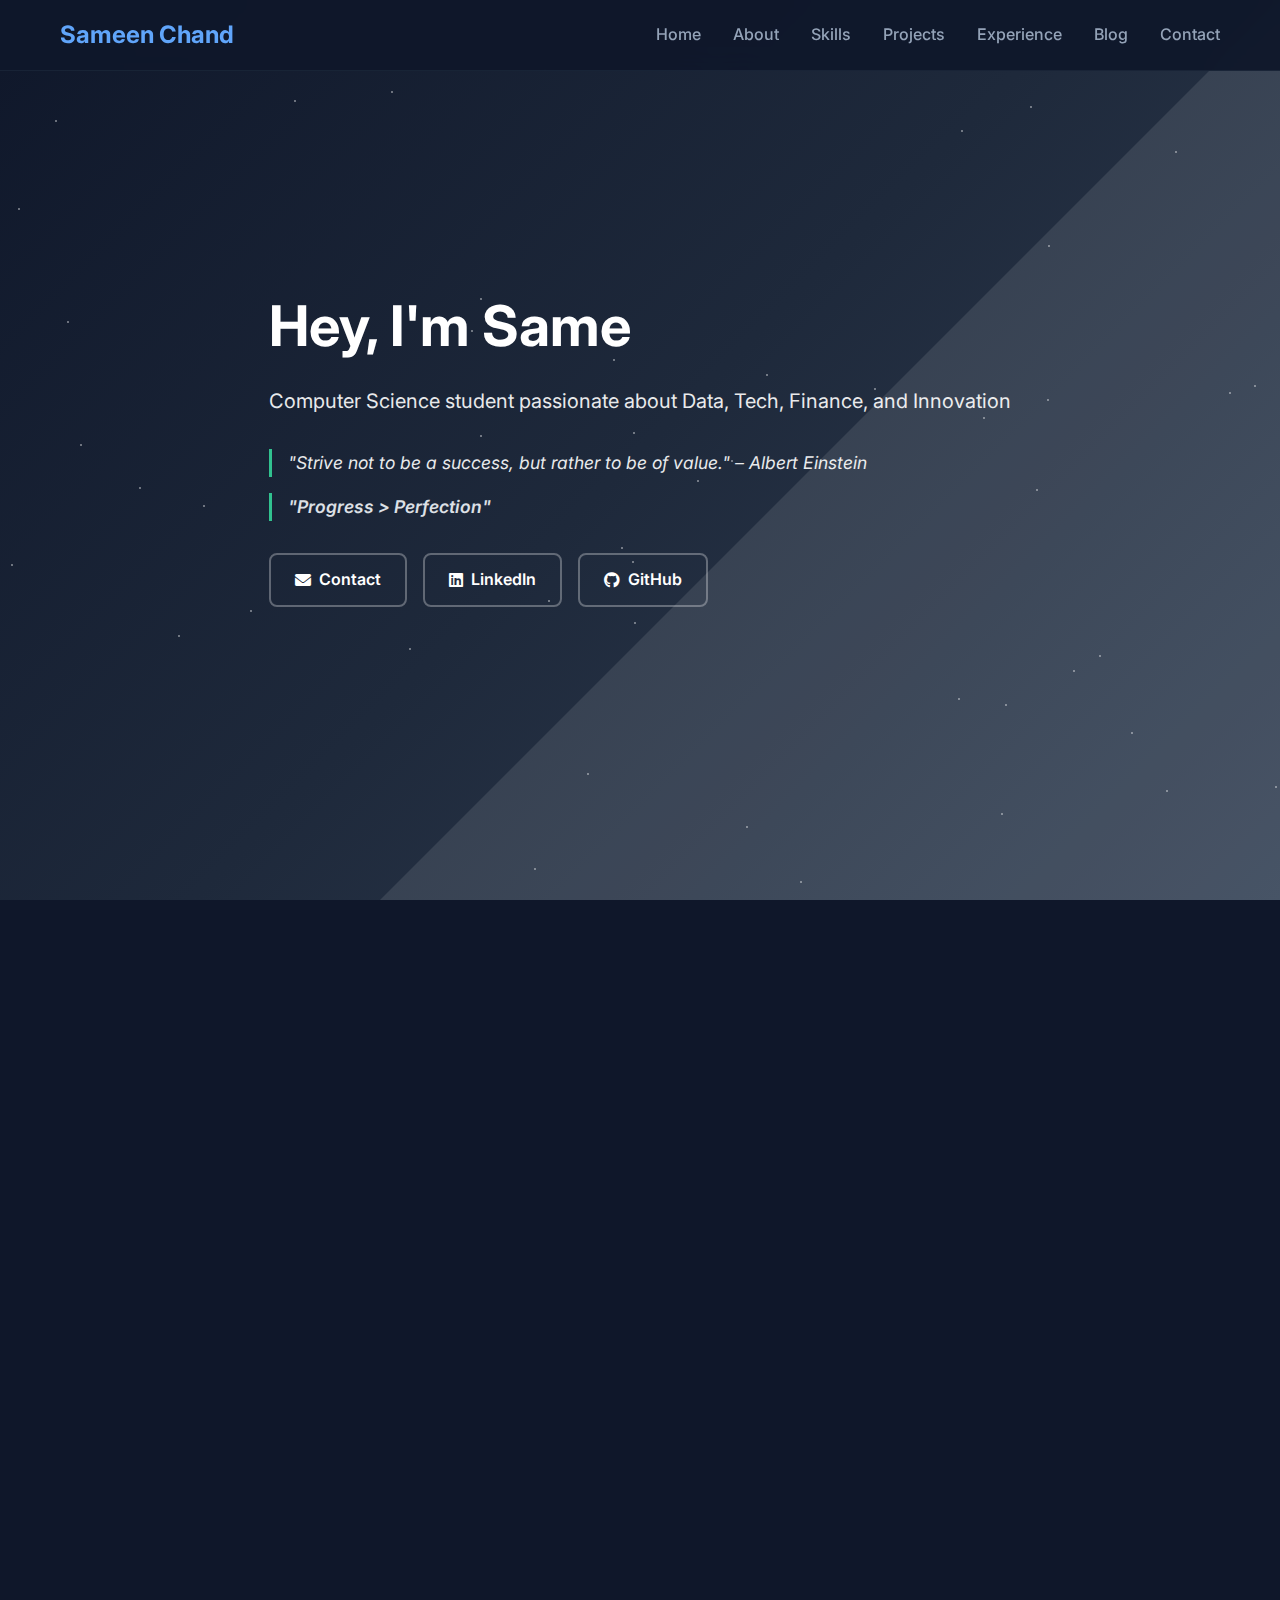
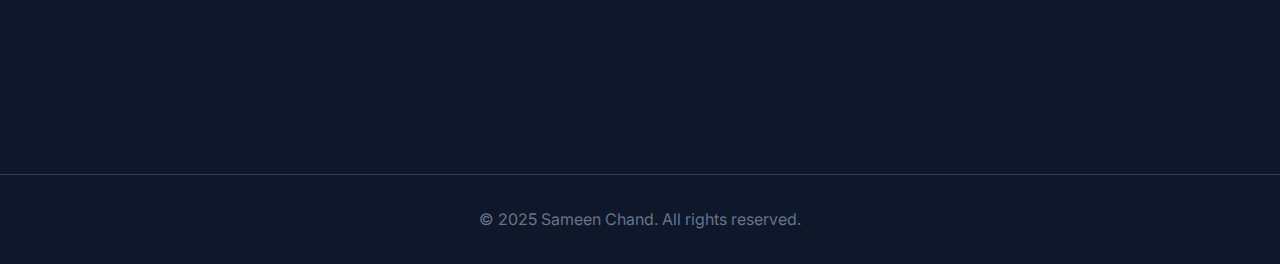
<file: index.html>
<!DOCTYPE html>
<html lang="en">
<head>
    <meta charset="UTF-8">
    <meta name="viewport" content="width=device-width, initial-scale=1.0">
    <title>Sameen Chand - Portfolio</title>
    <link rel="stylesheet" href="styles.css">
    <link href="https://cdnjs.cloudflare.com/ajax/libs/font-awesome/6.0.0/css/all.min.css" rel="stylesheet">
    <link href="https://fonts.googleapis.com/css2?family=Inter:wght@300;400;500;600;700&display=swap" rel="stylesheet">
</head>
<body>
    <!-- Navigation -->
    <nav class="navbar">
        <div class="nav-container">
            <div class="nav-logo">
                <a href="#home">Sameen Chand</a>
            </div>
            <div class="nav-menu" id="nav-menu">
                <a href="#home" class="nav-link">Home</a>
                <a href="#about" class="nav-link">About</a>
                <a href="#skills" class="nav-link">Skills</a>
                <a href="#projects" class="nav-link">Projects</a>
                <a href="#experience" class="nav-link">Experience</a>
                <a href="#blog" class="nav-link">Blog</a>
                <a href="#contact" class="nav-link">Contact</a>
            </div>
            <div class="hamburger" id="hamburger">
                <span class="bar"></span>
                <span class="bar"></span>
                <span class="bar"></span>
            </div>
        </div>
    </nav>

    <!-- Hero Section -->
    <section id="home" class="hero">
        <div class="hero-container">
            <div class="hero-content">
                <h1 class="hero-title">Hey, I'm Sameen Chand</h1>
                <p class="hero-subtitle">Computer Science student passionate about Data, Tech, Finance, and Innovation</p>
                
                <div class="quotes">
                    <blockquote class="einstein-quote">
                        "Strive not to be a success, but rather to be of value." – Albert Einstein
                    </blockquote>
                    <blockquote class="personal-quote">
                        "Progress > Perfection"
                    </blockquote>
                </div>

                <div class="hero-buttons">
                    <a href="mailto:sameen.chand@usm.edu" class="btn btn-secondary">
                        <i class="fas fa-envelope"></i> Contact
                    </a>
                    <a href="https://www.linkedin.com/in/sameenchand/" target="_blank" class="btn btn-secondary">
                        <i class="fab fa-linkedin"></i> LinkedIn
                    </a>
                    <a href="https://github.com/sameenchand" target="_blank" class="btn btn-secondary">
                        <i class="fab fa-github"></i> GitHub
                    </a>
                </div>
            </div>
        </div>
    </section>

    <!-- About Section -->
    <section id="about" class="about">
        <div class="container">
            <h2 class="section-title">About Me</h2>
            <div class="about-content">
                <div class="about-text">
                    <p>I'm a Computer Science student at the University of Southern Mississippi. I am just a regular guy who loves building stuff and innovating. I am open to opportunities and looking for Internships currently. I enjoy building systems that merge technology and innovation to solve real-world problems. I also like doing projects involving stock market especially pennystocks. :)</p>
                    
                    <div class="about-highlights">
                        <div class="highlight-item">
                            <i class="fas fa-chart-line"></i>
                            <span>Stock Market Enthusiast</span>
                        </div>
                        <div class="highlight-item">
                            <i class="fas fa-database"></i>
                            <span>Data & Analytics</span>
                        </div>
                        <div class="highlight-item">
                            <i class="fas fa-lightbulb"></i>
                            <span>Innovation Focused</span>
                        </div>
                        <div class="highlight-item">
                            <i class="fas fa-briefcase"></i>
                            <span>Open to Opportunities</span>
                        </div>
                        <div class="highlight-item">
                            <i class="fas fa-code"></i>
                            <span>Software Development</span>
                        </div>
                        <div class="highlight-item">
                            <i class="fas fa-tools"></i>
                            <span>Solving Real-World Problems</span>
                        </div>
                    </div>
                </div>
            </div>
        </div>
    </section>

    <!-- Skills Section -->
    <section id="skills" class="skills">
        <div class="container">
            <h2 class="section-title">Skills</h2>
            <div class="skills-grid">
                <div class="skill-category">
                    <h3>Programming</h3>
                    <div class="skill-items">
                        <span class="skill-item">Python</span>
                        <span class="skill-item">C++</span>
                        <span class="skill-item">JavaScript</span>
                        <span class="skill-item">SQL</span>
                    </div>
                </div>
                <div class="skill-category">
                    <h3>Data & ML</h3>
                    <div class="skill-items">
                        <span class="skill-item">pandas</span>
                        <span class="skill-item">NumPy</span>
                        <span class="skill-item">Matplotlib</span>
                        <span class="skill-item">seaborn</span>
                    </div>
                </div>
                <div class="skill-category">
                    <h3>Web & Platforms</h3>
                    <div class="skill-items">
                        <span class="skill-item">Flask</span>
                        <span class="skill-item">WordPress</span>
                    </div>
                </div>
                <div class="skill-category">
                    <h3>Cloud, Tools & Media</h3>
                    <div class="skill-items">
                        <span class="skill-item">AWS</span>
                        <span class="skill-item">Git</span>
                        <span class="skill-item">GitHub</span>
                        <span class="skill-item">Linux Fundamentals</span>
                        <span class="skill-item">Premiere Pro</span>
                        <span class="skill-item">Canva</span>
                    </div>
                </div>
            </div>
        </div>
    </section>

    <!-- Projects Section -->
    <section id="projects" class="projects">
        <div class="container">
            <h2 class="section-title">Projects</h2>
            <div class="projects-grid">
                <!-- Project 1 -->
                <div class="project-card">
                    <div class="project-header">
                        <h3>Due Diligence Platform for Retail Investors</h3>
                        <div class="project-tags">
                            <span class="tag">Full-Stack</span>
                            <span class="tag">Data Processing</span>
                        </div>
                    </div>
                    <p class="project-description">Full-stack web application enabling retail investors to conduct structured due diligence on stocks with automated financial data fetching, checklist-based tracking, and progress saving capabilities.</p>
                    <div class="project-tech">
                        <i class="fab fa-python"></i>
                        <i class="fab fa-js-square"></i>
                        <i class="fas fa-database"></i>
                        <i class="fas fa-chart-bar"></i>
                    </div>
                    <div class="project-buttons">
                        <a href="https://github.com/sameenchand" target="_blank" class="btn btn-primary">GitHub</a>
                    </div>
                </div>

                <!-- Project 2 -->
                <div class="project-card">
                    <div class="project-header">
                        <h3>Password Strength Analyzer</h3>
                        <div class="project-tags">
                            <span class="tag">Python</span>
                            <span class="tag">Flask</span>
                            <span class="tag">API</span>
                        </div>
                    </div>
                    <p class="project-description">Web application validating passwords with NIST standards, integrated Have I Been Pwned API, deployed on Render.</p>
                    <div class="project-tech">
                        <i class="fab fa-python"></i>
                        <i class="fas fa-shield-alt"></i>
                        <i class="fas fa-key"></i>
                        <i class="fas fa-cloud"></i>
                    </div>
                    <div class="project-buttons">
                        <a href="https://github.com/sameenchand/pw-strength-analyzer" target="_blank" class="btn btn-primary">GitHub</a>
                    </div>
                </div>

                <!-- Project 3 -->
                <div class="project-card">
                    <div class="project-header">
                        <h3>Stock Market Data Analyzer</h3>
                        <div class="project-tags">
                            <span class="tag">C++</span>
                            <span class="tag">OOP</span>
                            <span class="tag">AVL Tree</span>
                        </div>
                    </div>
                    <p class="project-description">CLI tool managing historical stock data with AVL Trees for O(log n) efficiency, full CRUD operations, and optimized memory usage for large-scale data processing.</p>
                    <div class="project-tech">
                        <i class="fas fa-cogs"></i>
                        <i class="fas fa-tree"></i>
                        <i class="fas fa-chart-line"></i>
                        <i class="fas fa-terminal"></i>
                    </div>
                    <div class="project-buttons">
                        <a href="https://github.com/sameenchand/Market-Metrics" target="_blank" class="btn btn-primary">GitHub</a>
                    </div>
                </div>

                <!-- Project 4 -->
                <div class="project-card">
                    <div class="project-header">
                        <h3>Smarter Marketplaces (NLP Counterfeit Detection)</h3>
                        <div class="project-tags">
                            <span class="tag">AI4ALL Fellowship</span>
                            <span class="tag">NLP</span>
                            <span class="tag">Machine Learning</span>
                        </div>
                    </div>
                    <p class="project-description">Building NLP-driven system to classify e-commerce products and detect counterfeit listings using machine learning, natural language processing, hierarchical classification, and anomaly detection.</p>
                    <div class="project-tech">
                        <i class="fas fa-brain"></i>
                        <i class="fas fa-language"></i>
                        <i class="fas fa-search"></i>
                        <i class="fas fa-shopping-cart"></i>
                    </div>
                    <div class="project-buttons">
                        <a href="https://github.com/sameenchand" target="_blank" class="btn btn-primary">GitHub</a>
                    </div>
                </div>

                <!-- Project 5 -->
                <div class="project-card">
                    <div class="project-header">
                        <h3>Stock Average Price Calculator & Profit/Loss Tracker</h3>
                        <div class="project-tags">
                            <span class="tag">Flask</span>
                            <span class="tag">Finance</span>
                            <span class="tag">Web App</span>
                        </div>
                    </div>
                    <p class="project-description">Comprehensive Flask web application for calculating weighted average stock prices and tracking profit/loss with an intuitive, modern interface.</p>
                    <div class="project-tech">
                        <i class="fab fa-python"></i>
                        <i class="fas fa-calculator"></i>
                        <i class="fas fa-chart-pie"></i>
                        <i class="fas fa-mobile-alt"></i>
                    </div>
                    <div class="project-buttons">
                        <a href="https://github.com/sameenchand/stock-average-tool" target="_blank" class="btn btn-primary">GitHub</a>
                    </div>
                </div>
            </div>
        </div>
    </section>


    <!-- Experience Section -->
    <section id="experience" class="experience">
        <div class="container">
            <h2 class="section-title">Experience & Leadership</h2>
            <div class="timeline">
                <div class="timeline-item">
                    <div class="timeline-marker"></div>
                    <div class="timeline-content">
                        <h3>AI4ALL Ignite Fellow</h3>
                        <p class="timeline-duration">Sep 2025 - Present</p>
                        <p>Selected as a national fellow exploring ethical and inclusive applications of artificial intelligence. Building NLP-driven system-Smarter Marketplaces (NLP Counterfeit Detection) to classify e-commerce products and detect counterfeit listings using machine learning, natural language processing, hierarchical classification, and anomaly detection.</p>
                    </div>
                </div>
                <div class="timeline-item">
                    <div class="timeline-marker"></div>
                    <div class="timeline-content">
                        <h3>Undergraduate Research Assistant – SPEN Lab (USM)</h3>
                        <p class="timeline-duration">Aug 2024 - Present</p>
                        <p>Collaborating with faculty and conducting research on secure and privacy-preserving networking strategies for dynamic wireless charging in EVs. Also, evaluating scalability and security in emerging network architectures.</p>
                    </div>
                </div>
                <div class="timeline-item">
                    <div class="timeline-marker"></div>
                    <div class="timeline-content">
                        <h3>Executive - Google Developers Group (GDG)</h3>
                        <p class="timeline-duration">Aug 2025 - Present</p>
                        <p>Helping organize coding workshops, academic initiatives, tech events, and community events to increase student engagement in Tech at USM.</p>
                    </div>
                </div>
                <div class="timeline-item">
                    <div class="timeline-marker"></div>
                    <div class="timeline-content">
                        <h3>Academics and Membership Chair - National Society of Black Engineers (NSBE)</h3>
                        <p class="timeline-duration">Aug 2025 - Present</p>
                        <p>Oversee academic success and membership growth initiatives for the NSBE USM Chapter. Organize study sessions, tutoring programs, and professional development workshops to support underrepresented students in STEM.</p>
                    </div>
                </div>
                <div class="timeline-item">
                    <div class="timeline-marker"></div>
                    <div class="timeline-content">
                        <h3>FS3 Summer School Data Intern - East Carolina University</h3>
                        <p class="timeline-duration">Jul 2025</p>
                        <p>Analyzed large environmental datasets using Python (Pandas, NumPy, Matplotlib). Deployed field sensors and integrated data pipelines with cloud storage. Applied statistical testing (Mann–Whitney U test) to evaluate intervention effectiveness.</p>
                    </div>
                </div>
                <div class="timeline-item">
                    <div class="timeline-marker"></div>
                    <div class="timeline-content">
                        <h3>International Student Ambassador and Mentor - USM</h3>
                        <p class="timeline-duration">Aug 2024 - Aug 2025</p>
                        <p>Served as a mentor and guide for incoming and current international students, helping them adapt academically and socially. Promoted inclusivity and cross-cultural understanding within the campus community.</p>
                    </div>
                </div>
            </div>
            
            <div class="awards-section">
                <h3 class="awards-title">Honors & Awards</h3>
                <div class="awards-grid">
                    <div class="award-item">
                        <h4>President's List</h4>
                        <p>Spring 2025 & Fall 2024</p>
                        <p>University of Southern Mississippi</p>
                    </div>
                </div>
            </div>
        </div>
    </section>

    <!-- Blog Section -->
    <section id="blog" class="blog">
        <div class="container">
            <h2 class="section-title">Blog</h2>
            <div class="blog-grid">
                <div class="blog-card">
                    <div class="blog-header">
                        <h3>Quick Revision on Git and GitHub</h3>
                        <span class="blog-date">Recent</span>
                    </div>
                    <p class="blog-summary">A quick, beginner-friendly guide to Git and GitHub commands — version control essentials every developer should know.</p>
                    <div class="blog-actions">
                        <a href="blog-git-github.html" class="read-more">Read More <i class="fas fa-arrow-right"></i></a>
                    </div>
                </div>
            </div>
        </div>
    </section>

    <!-- Contact Section -->
    <section id="contact" class="contact">
        <div class="container">
            <h2 class="section-title">Contact</h2>
            <div class="contact-content">
                <p class="contact-intro">Let's connect and discuss opportunities!</p>
                <div class="contact-links">
                    <a href="mailto:sameen.chand@usm.edu" class="contact-link">
                        <i class="fas fa-envelope"></i>
                        <span>Email</span>
                    </a>
                    <a href="https://www.linkedin.com/in/sameenchand/" target="_blank" class="contact-link">
                        <i class="fab fa-linkedin"></i>
                        <span>LinkedIn</span>
                    </a>
                    <a href="https://github.com/sameenchand" target="_blank" class="contact-link">
                        <i class="fab fa-github"></i>
                        <span>GitHub</span>
                    </a>
                </div>
            </div>
        </div>
    </section>

    <!-- Footer -->
    <footer class="footer">
        <div class="container">
            <p>&copy; 2025 Sameen Chand. All rights reserved.</p>
        </div>
    </footer>

    <script src="script.js"></script>
</body>
</html>
</file>
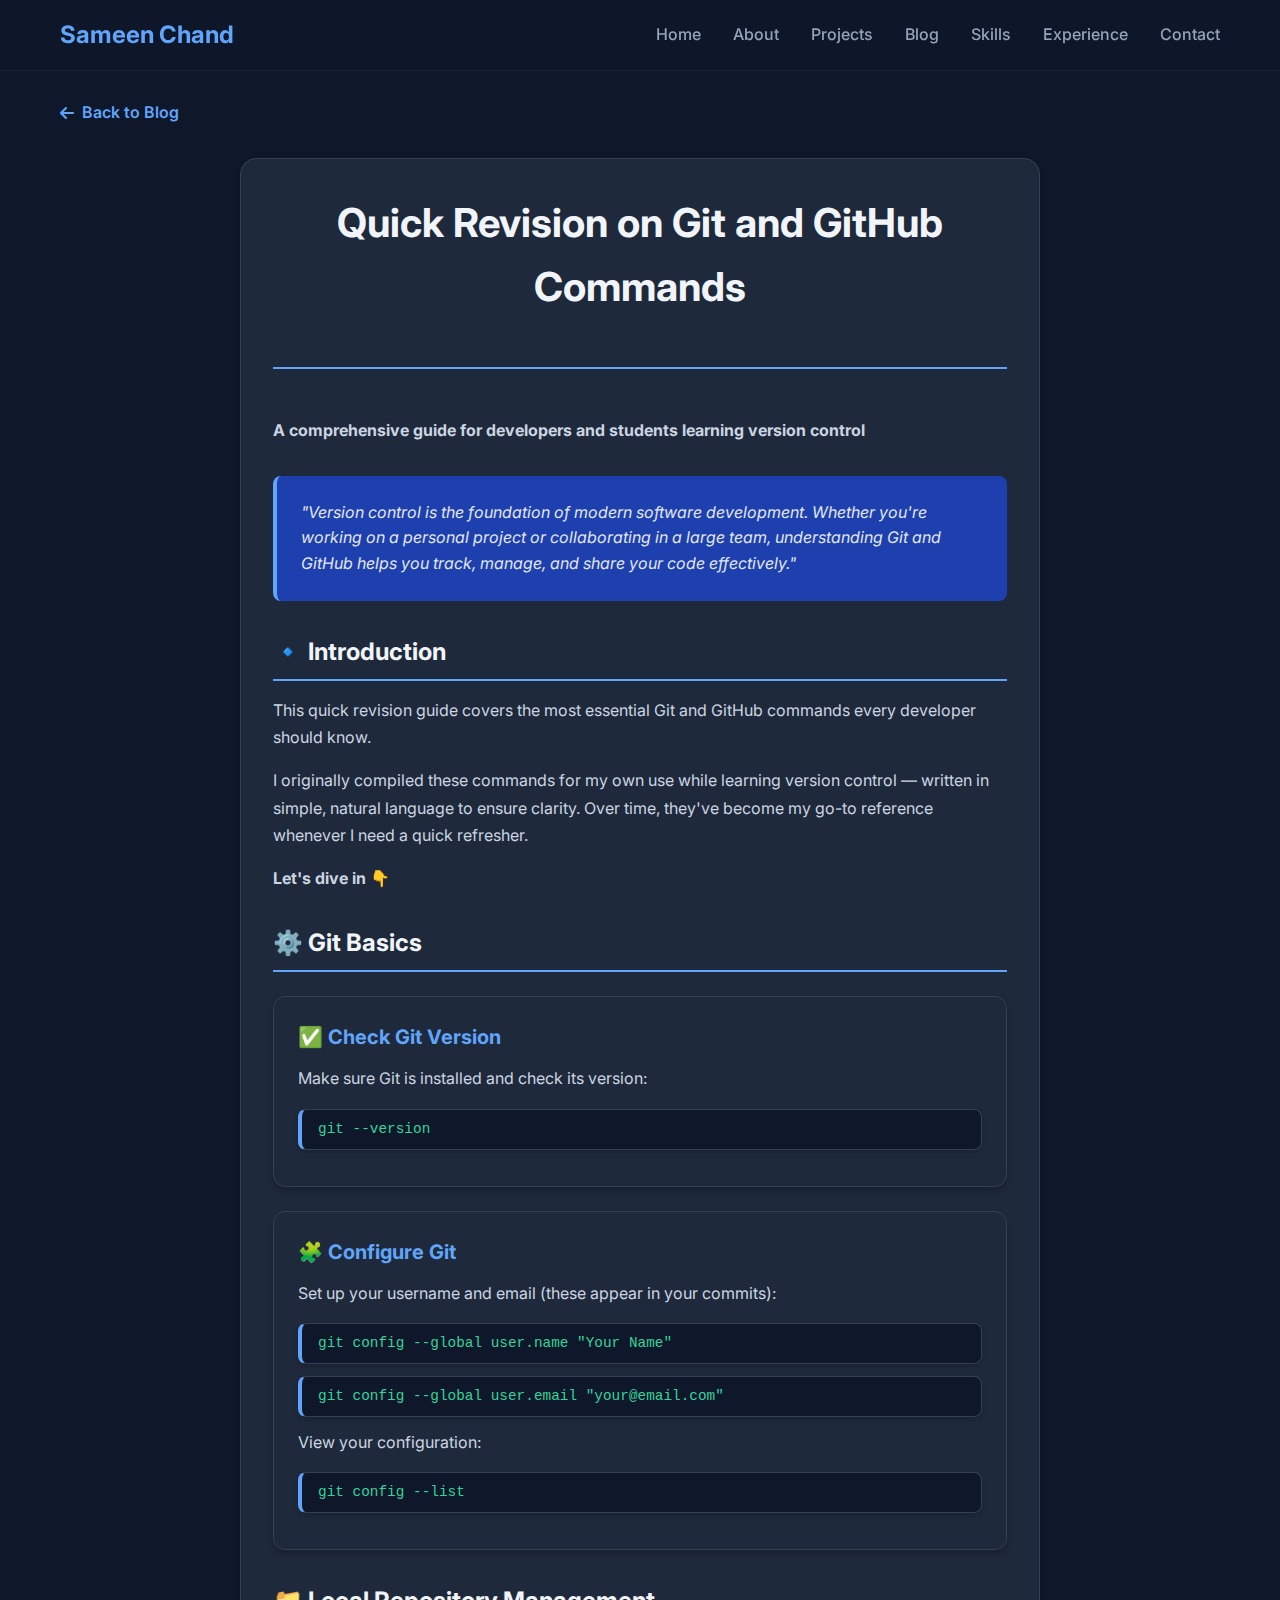
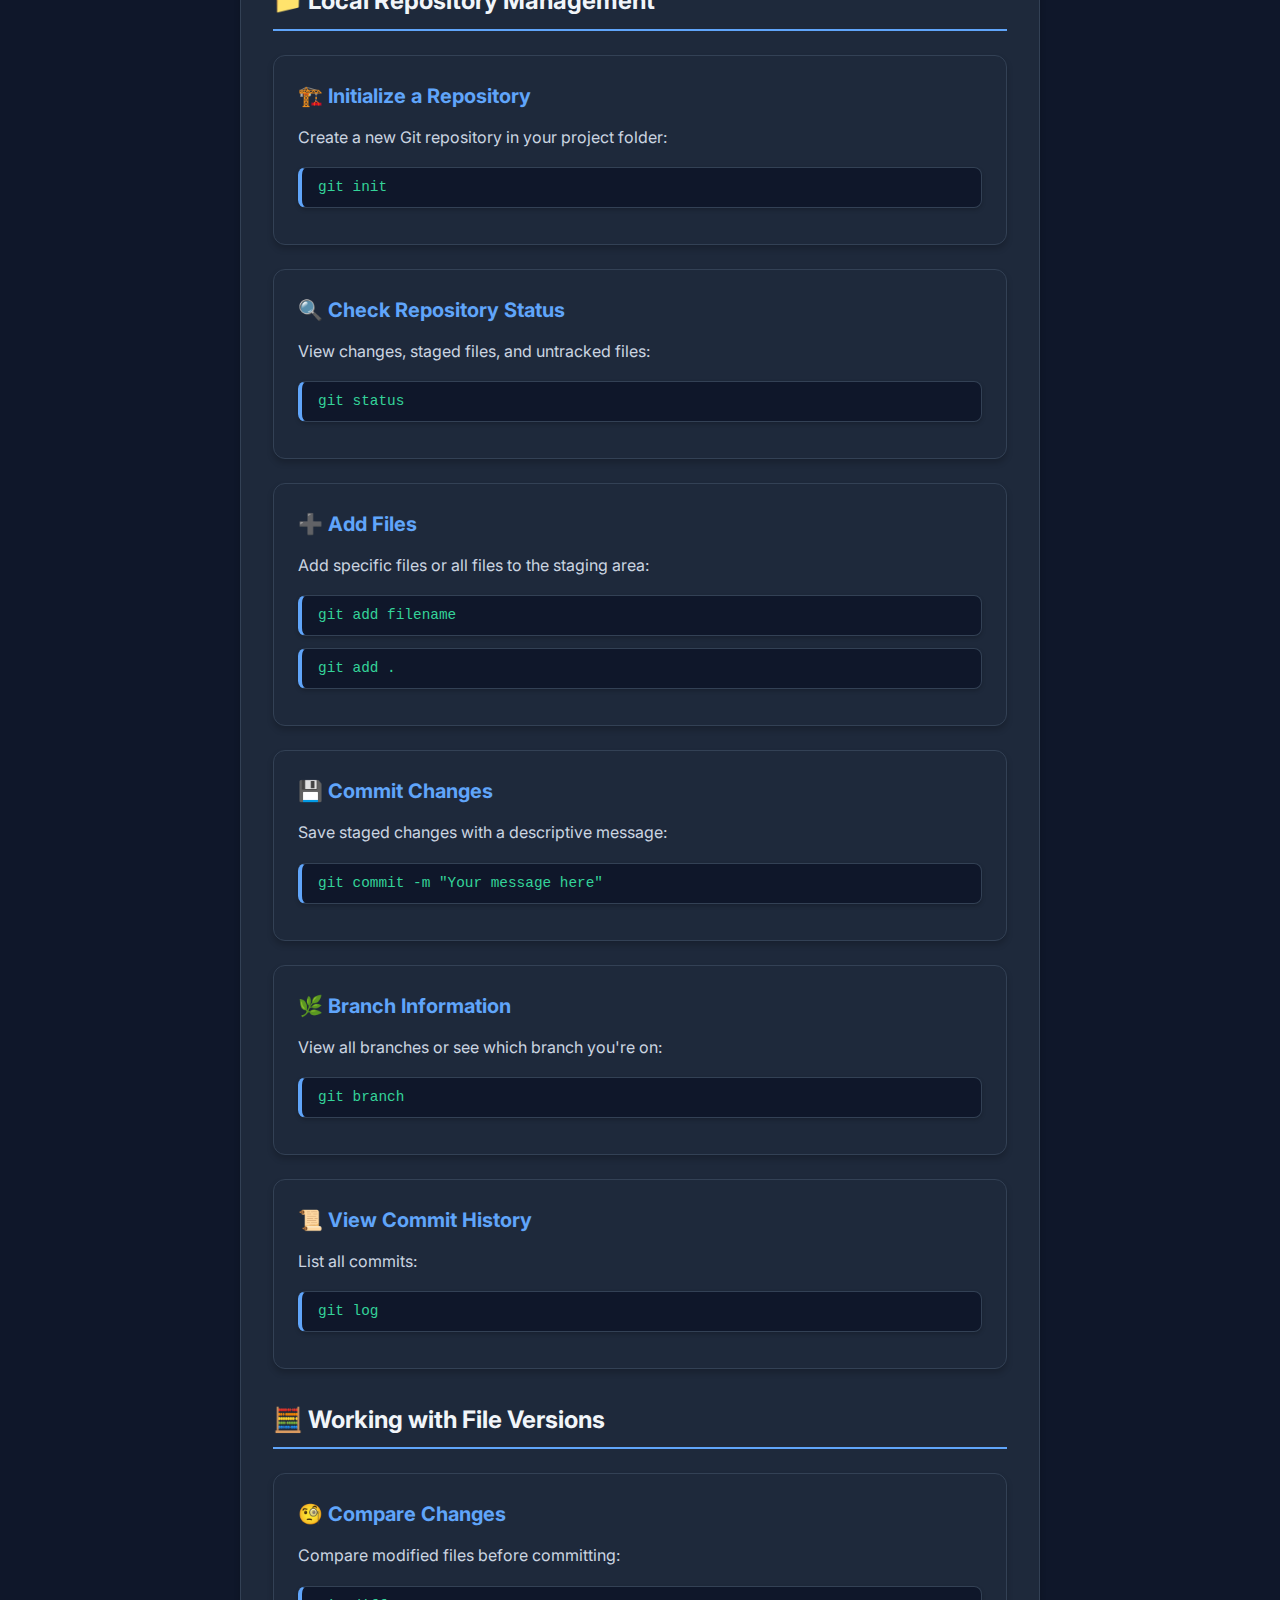
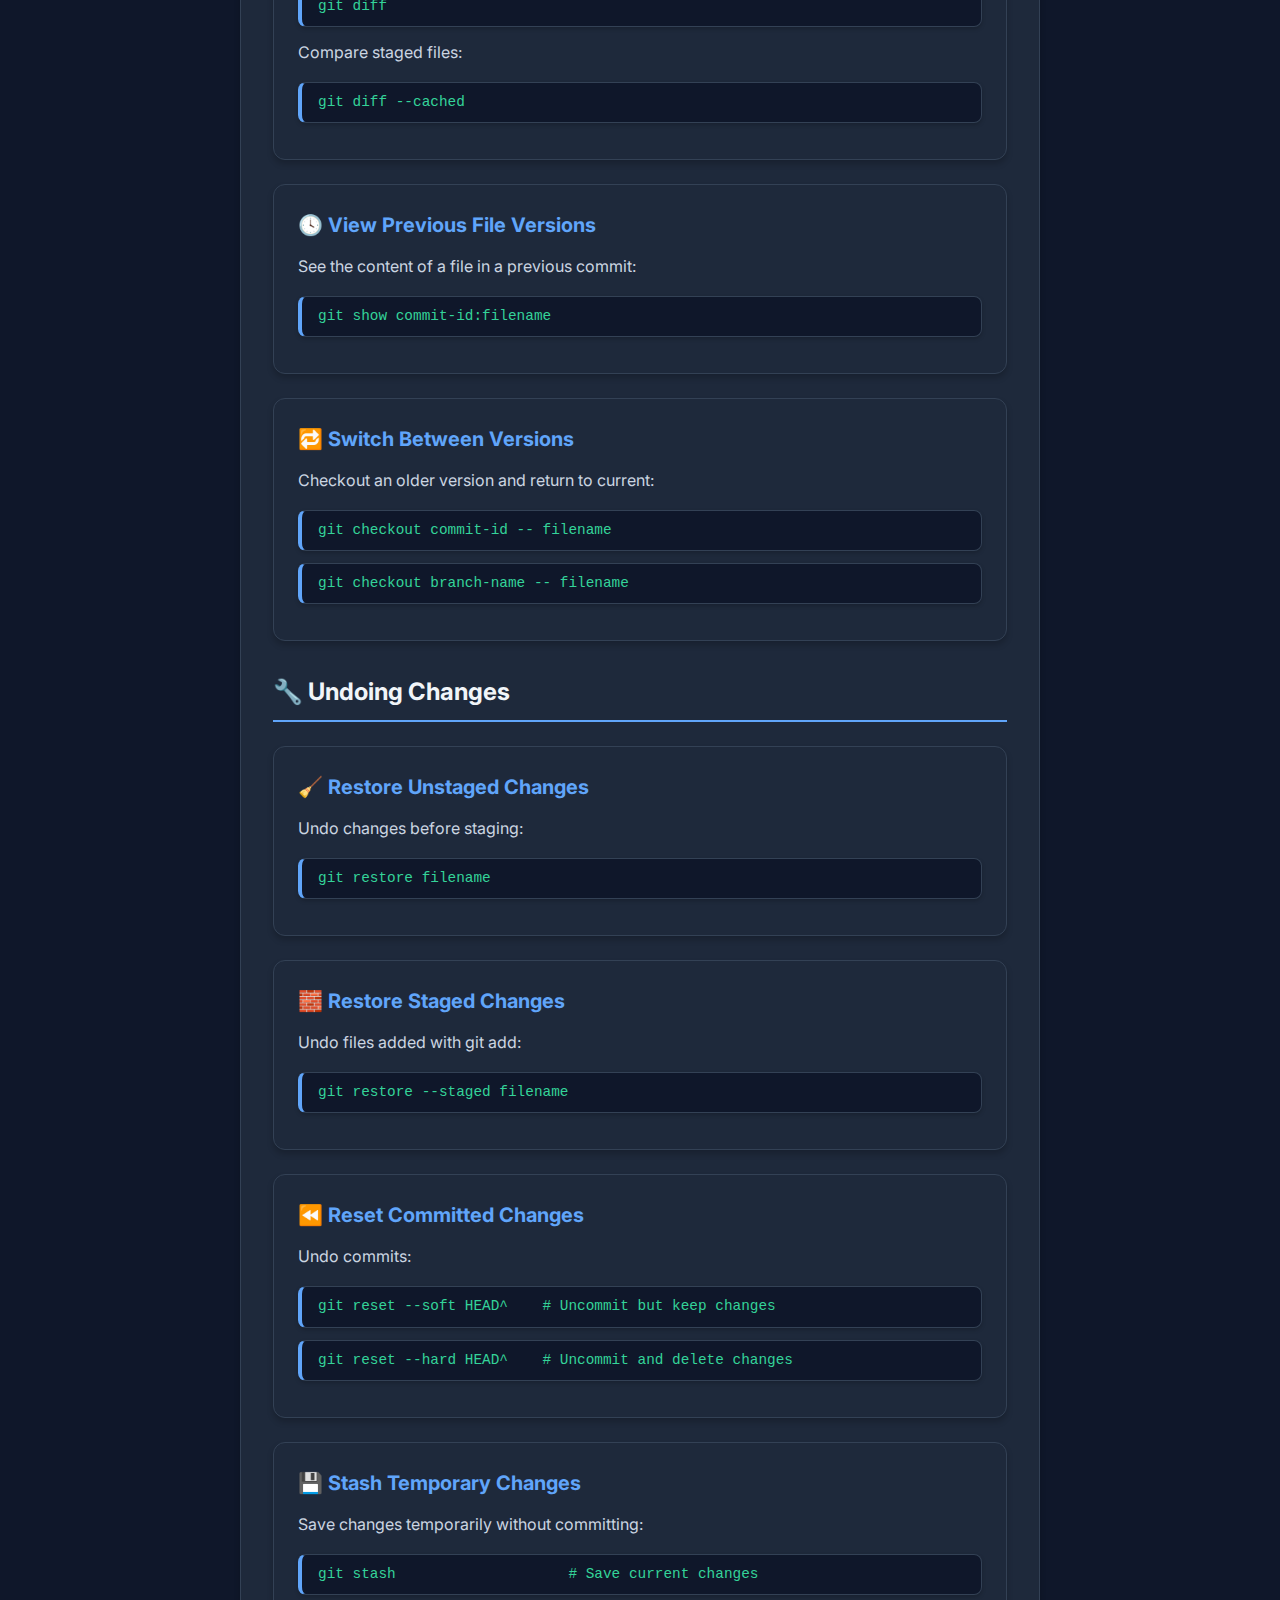
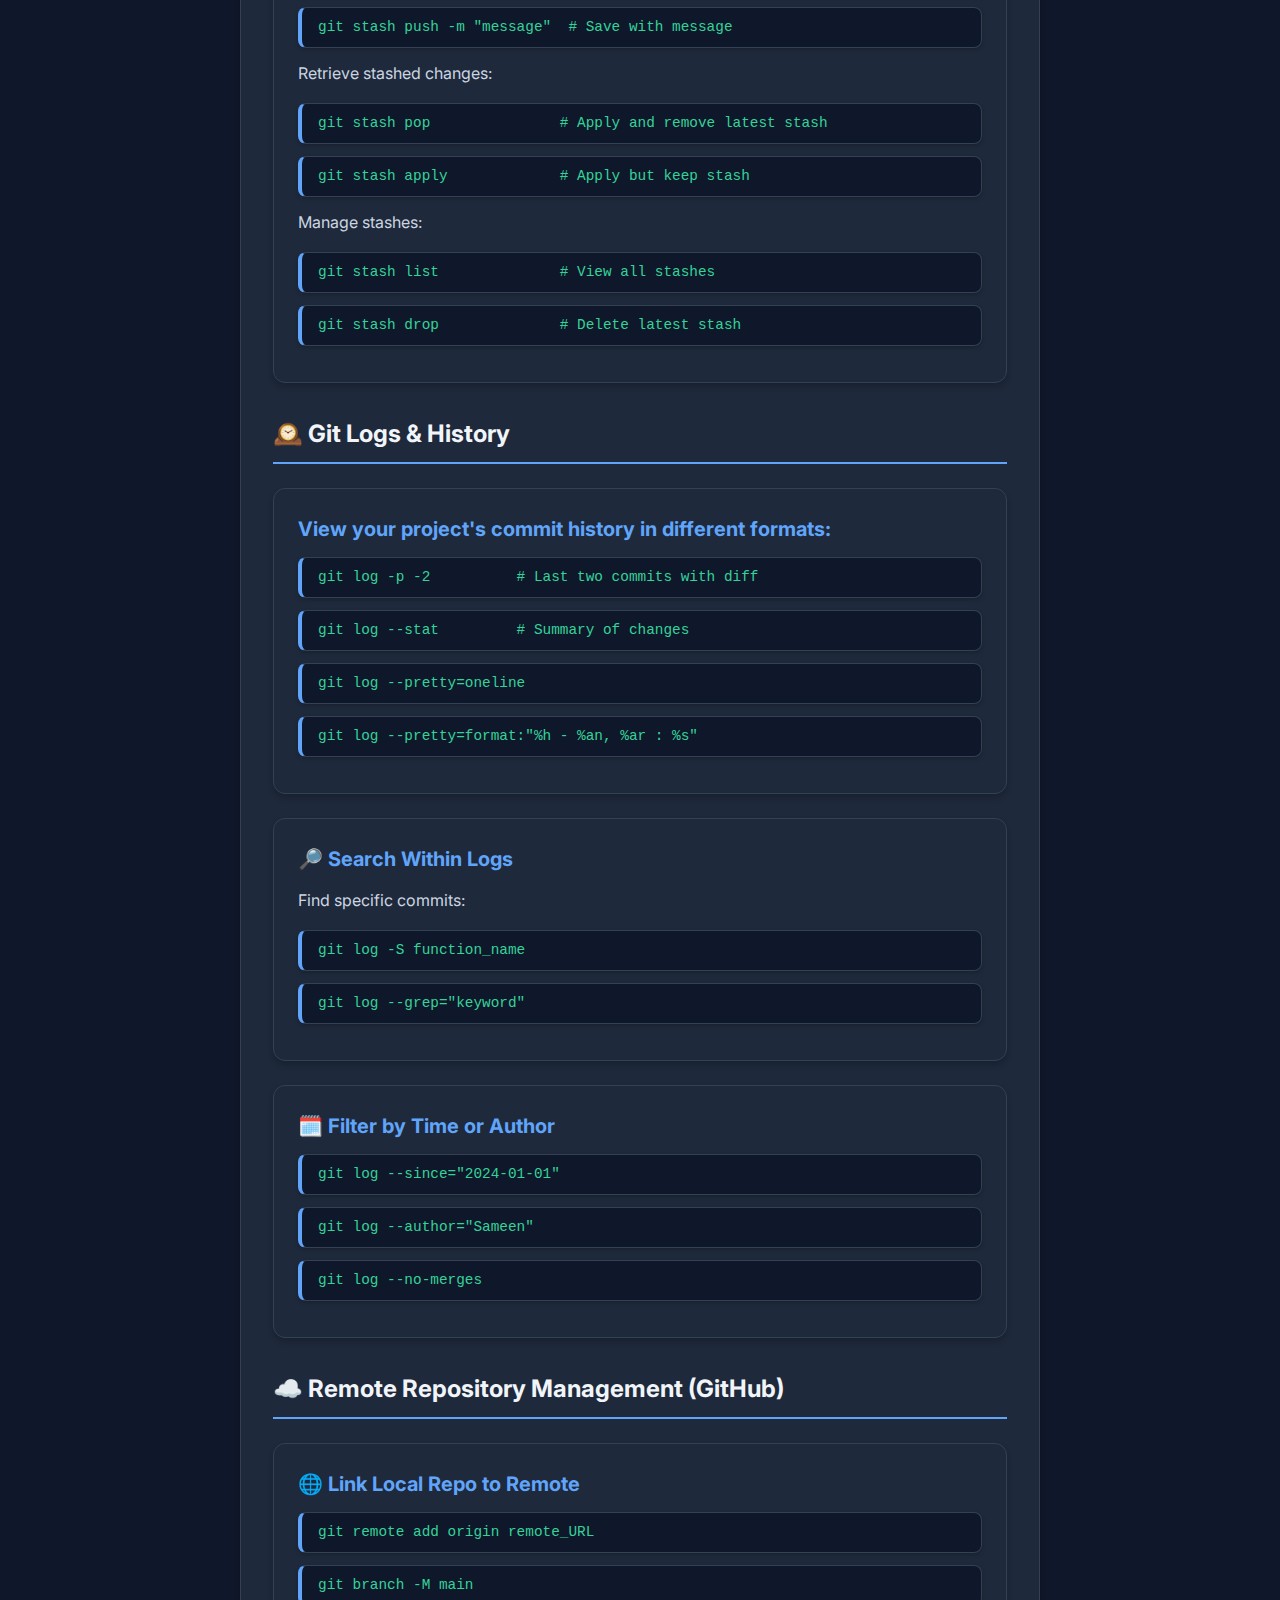
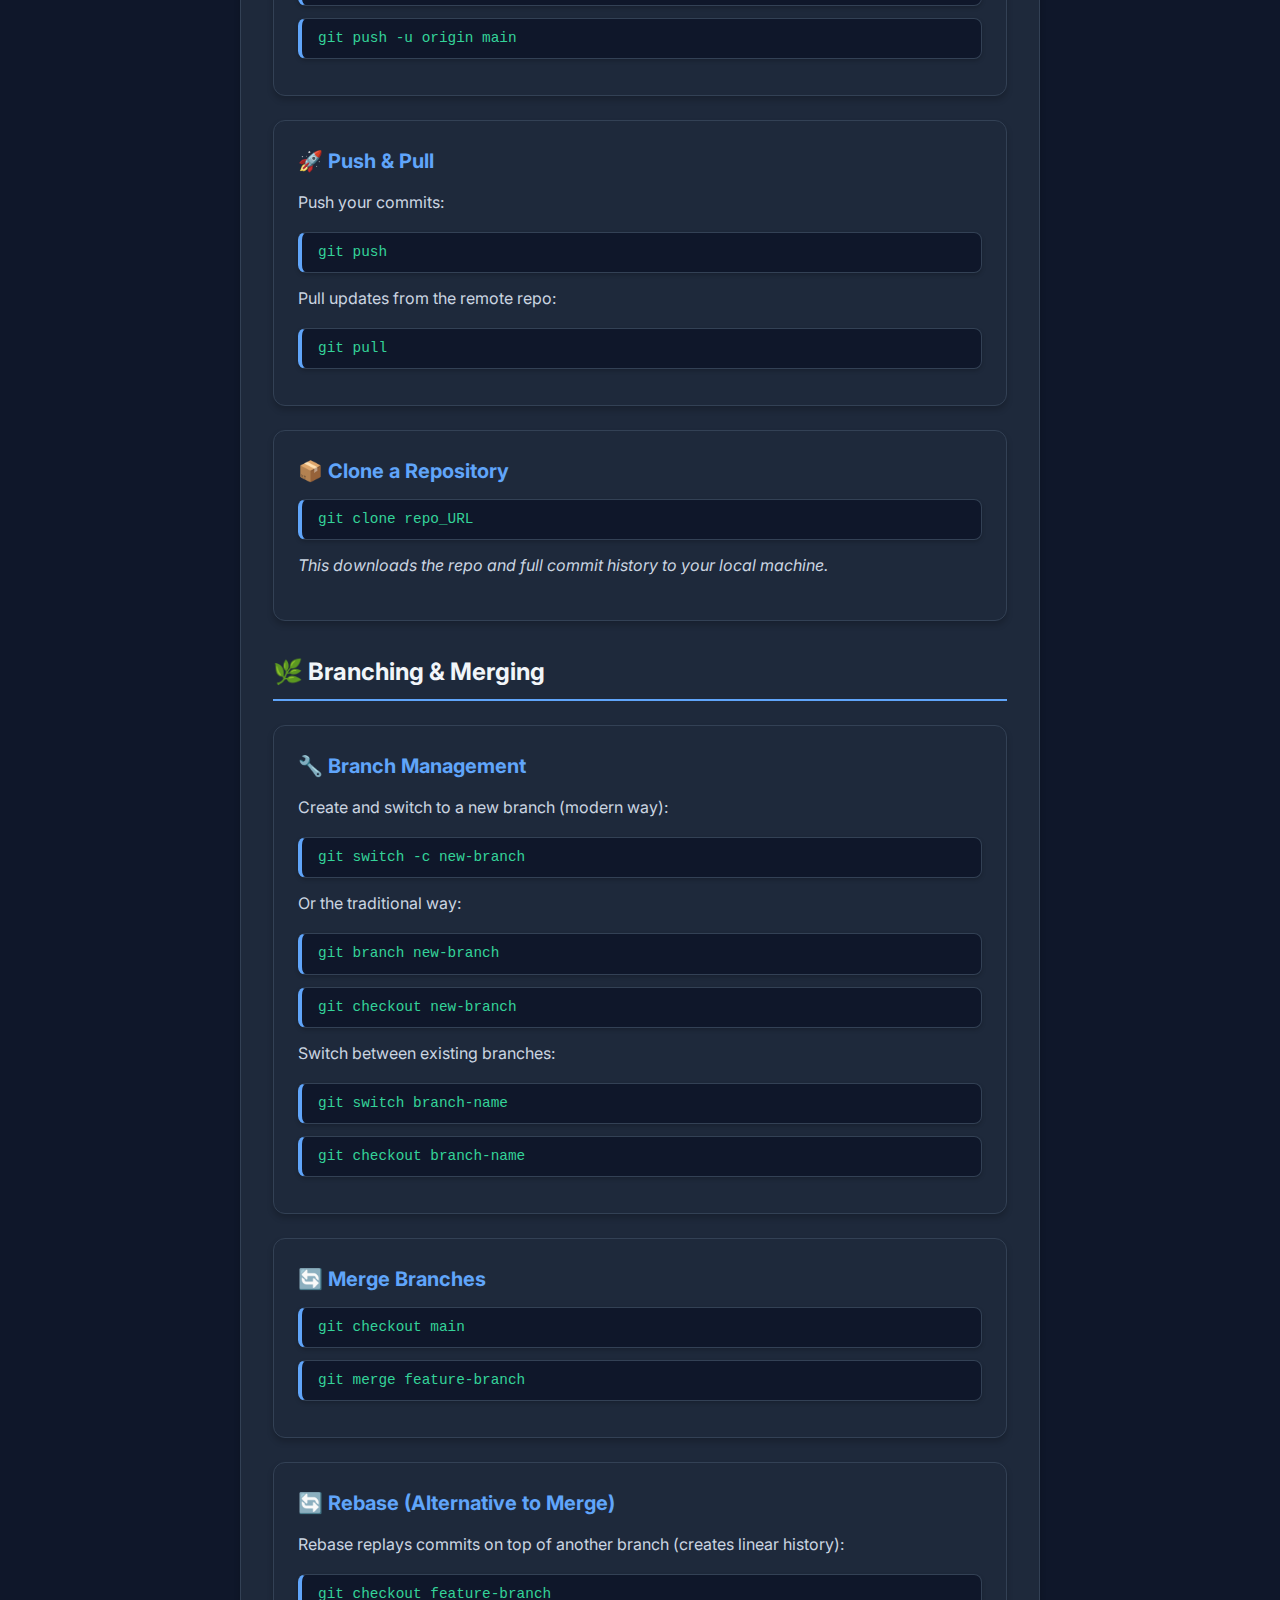
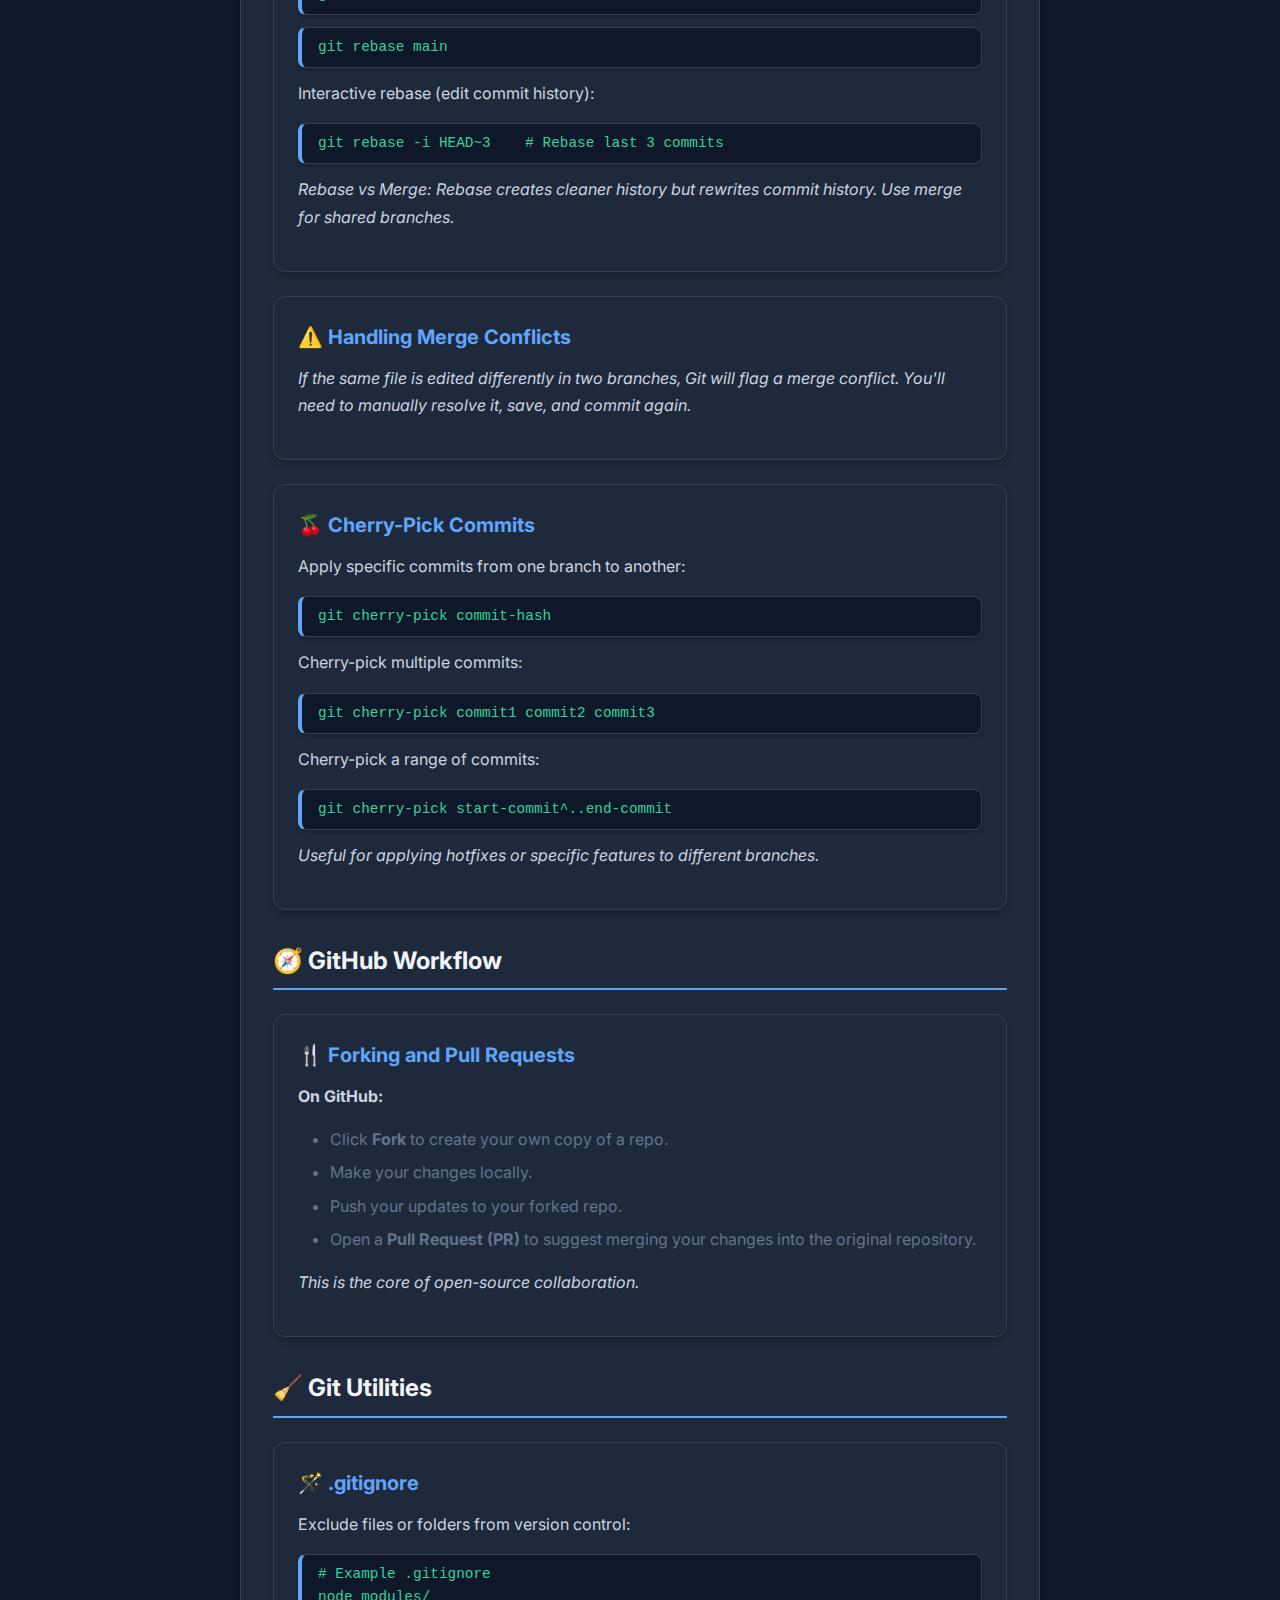
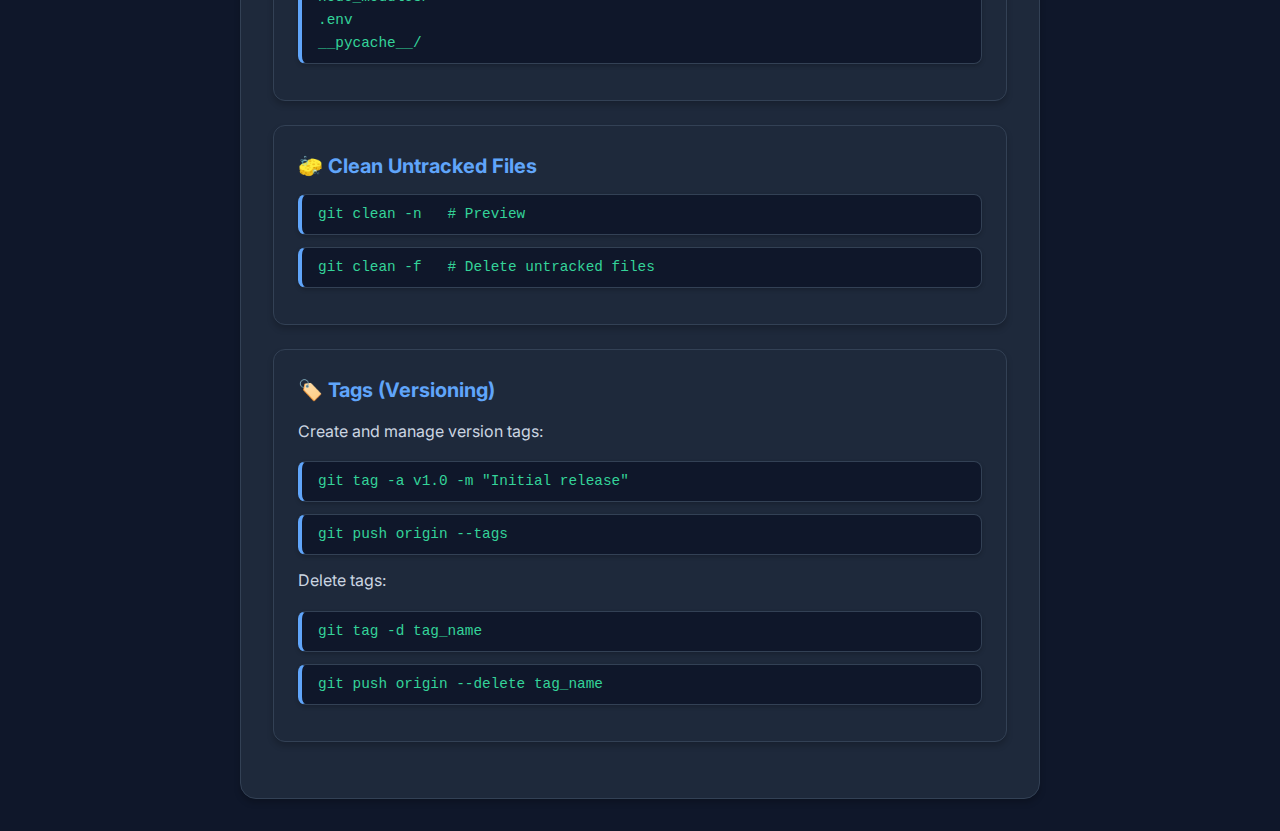
<file: blog-git-github.html>
<!DOCTYPE html>
<html lang="en">
<head>
    <meta charset="UTF-8">
    <meta name="viewport" content="width=device-width, initial-scale=1.0">
    <title>Quick Revision on Git and GitHub - Sameen Chand</title>
    <link rel="stylesheet" href="styles.css">
    <link href="https://cdnjs.cloudflare.com/ajax/libs/font-awesome/6.0.0/css/all.min.css" rel="stylesheet">
    <link href="https://fonts.googleapis.com/css2?family=Inter:wght@300;400;500;600;700&display=swap" rel="stylesheet">
    <style>
        .blog-page {
            padding-top: 100px;
            min-height: 100vh;
            background: #0f172a;
        }
        .blog-container {
            max-width: 800px;
            margin: 0 auto;
            padding: 2rem;
            background: #1e293b;
            border-radius: 16px;
            box-shadow: 0 4px 6px rgba(0, 0, 0, 0.2);
            margin-bottom: 2rem;
            border: 1px solid #334155;
        }
        .blog-header {
            text-align: center;
            margin-bottom: 3rem;
            padding-bottom: 2rem;
            border-bottom: 2px solid #60a5fa;
        }
        .blog-title {
            font-size: 2.5rem;
            color: #f1f5f9;
            margin-bottom: 1rem;
        }
        .blog-meta {
            color: #cbd5e1;
            font-size: 1.1rem;
        }
        .back-link {
            display: inline-flex;
            align-items: center;
            gap: 0.5rem;
            color: #60a5fa;
            text-decoration: none;
            font-weight: 600;
            margin-bottom: 2rem;
            transition: color 0.3s ease;
        }
        .back-link:hover {
            color: #93c5fd;
        }
        .blog-content h3 {
            color: #f1f5f9;
            margin: 2rem 0 1rem 0;
            font-size: 1.5rem;
            border-bottom: 2px solid #60a5fa;
            padding-bottom: 0.5rem;
        }
        .blog-content h4 {
            color: #e2e8f0;
            margin: 1.5rem 0 0.75rem 0;
            font-size: 1.25rem;
            background: #1e40af;
            padding: 0.5rem 1rem;
            border-radius: 8px;
            border-left: 4px solid #60a5fa;
        }
        .blog-content h5 {
            color: #cbd5e1;
            margin: 1.25rem 0 0.5rem 0;
            font-size: 1.1rem;
            font-weight: 600;
        }
        .blog-content p {
            color: #cbd5e1;
            line-height: 1.7;
            margin-bottom: 1rem;
        }
        .blog-content code {
            background: #0f172a;
            color: #34d399;
            padding: 0.5rem 1rem;
            border-radius: 8px;
            font-family: 'Courier New', monospace;
            font-size: 0.9rem;
            display: block;
            margin: 0.75rem 0;
            white-space: pre-wrap;
            border: 1px solid #334155;
            border-left: 4px solid #60a5fa;
            box-shadow: 0 2px 4px rgba(0, 0, 0, 0.2);
        }
        .blog-content ul {
            margin: 1rem 0;
            padding-left: 2rem;
        }
        .blog-content li {
            color: #cbd5e1;
            line-height: 1.6;
            margin-bottom: 0.5rem;
        }
        .command-section {
            background: #1e293b;
            border: 1px solid #334155;
            border-radius: 12px;
            padding: 1.5rem;
            margin: 1.5rem 0;
            box-shadow: 0 4px 6px rgba(0, 0, 0, 0.2);
        }
        .command-section h4 {
            margin-top: 0;
            background: none;
            padding: 0;
            border: none;
            color: #60a5fa;
        }
        .blog-content ul {
            margin: 1rem 0;
            padding-left: 2rem;
        }
        .blog-content li {
            color: #64748b;
            line-height: 1.6;
            margin-bottom: 0.5rem;
        }
    </style>
</head>
<body>
    <!-- Navigation -->
    <nav class="navbar">
        <div class="nav-container">
            <div class="nav-logo">
                <a href="index.html">Sameen Chand</a>
            </div>
            <div class="nav-menu" id="nav-menu">
                <a href="index.html#home" class="nav-link">Home</a>
                <a href="index.html#about" class="nav-link">About</a>
                <a href="index.html#projects" class="nav-link">Projects</a>
                <a href="index.html#blog" class="nav-link">Blog</a>
                <a href="index.html#skills" class="nav-link">Skills</a>
                <a href="index.html#experience" class="nav-link">Experience</a>
                <a href="index.html#contact" class="nav-link">Contact</a>
            </div>
            <div class="hamburger" id="hamburger">
                <span class="bar"></span>
                <span class="bar"></span>
                <span class="bar"></span>
            </div>
        </div>
    </nav>

    <div class="blog-page">
        <div class="container">
            <a href="index.html#blog" class="back-link">
                <i class="fas fa-arrow-left"></i>
                Back to Blog
            </a>
            
            <div class="blog-container">
                <div class="blog-header">
                    <h1 class="blog-title">Quick Revision on Git and GitHub Commands</h1>
                </div>
                
                <div class="blog-content">
                    <p><strong>A comprehensive guide for developers and students learning version control</strong></p>
                    
                    <blockquote style="background: #1e40af; padding: 1.5rem; border-radius: 8px; border-left: 4px solid #60a5fa; margin: 2rem 0; font-style: italic;">
                        "Version control is the foundation of modern software development. Whether you're working on a personal project or collaborating in a large team, understanding Git and GitHub helps you track, manage, and share your code effectively."
                    </blockquote>
                    
                    <h3>🔹 Introduction</h3>
                    <p>This quick revision guide covers the most essential Git and GitHub commands every developer should know.</p>
                    <p>I originally compiled these commands for my own use while learning version control — written in simple, natural language to ensure clarity. Over time, they've become my go-to reference whenever I need a quick refresher.</p>
                    <p><strong>Let's dive in 👇</strong></p>
                    
                    <h3>⚙️ Git Basics</h3>
                    
                    <div class="command-section">
                        <h4>✅ Check Git Version</h4>
                        <p>Make sure Git is installed and check its version:</p>
                        <code>git --version</code>
                    </div>
                    
                    <div class="command-section">
                        <h4>🧩 Configure Git</h4>
                        <p>Set up your username and email (these appear in your commits):</p>
                        <code>git config --global user.name "Your Name"</code>
                        <code>git config --global user.email "your@email.com"</code>
                        <p>View your configuration:</p>
                        <code>git config --list</code>
                    </div>

                    <h3>📁 Local Repository Management</h3>
                    
                    <div class="command-section">
                        <h4>🏗️ Initialize a Repository</h4>
                        <p>Create a new Git repository in your project folder:</p>
                        <code>git init</code>
                    </div>
                    
                    <div class="command-section">
                        <h4>🔍 Check Repository Status</h4>
                        <p>View changes, staged files, and untracked files:</p>
                        <code>git status</code>
                    </div>
                    
                    <div class="command-section">
                        <h4>➕ Add Files</h4>
                        <p>Add specific files or all files to the staging area:</p>
                        <code>git add filename</code>
                        <code>git add .</code>
                    </div>
                    
                    <div class="command-section">
                        <h4>💾 Commit Changes</h4>
                        <p>Save staged changes with a descriptive message:</p>
                        <code>git commit -m "Your message here"</code>
                    </div>
                    
                    <div class="command-section">
                        <h4>🌿 Branch Information</h4>
                        <p>View all branches or see which branch you're on:</p>
                        <code>git branch</code>
                    </div>
                    
                    <div class="command-section">
                        <h4>📜 View Commit History</h4>
                        <p>List all commits:</p>
                        <code>git log</code>
                    </div>
                    
                    <h3>🧮 Working with File Versions</h3>
                    
                    <div class="command-section">
                        <h4>🧐 Compare Changes</h4>
                        <p>Compare modified files before committing:</p>
                        <code>git diff</code>
                        <p>Compare staged files:</p>
                        <code>git diff --cached</code>
                    </div>
                    
                    <div class="command-section">
                        <h4>🕓 View Previous File Versions</h4>
                        <p>See the content of a file in a previous commit:</p>
                        <code>git show commit-id:filename</code>
                    </div>
                    
                    <div class="command-section">
                        <h4>🔁 Switch Between Versions</h4>
                        <p>Checkout an older version and return to current:</p>
                        <code>git checkout commit-id -- filename</code>
                        <code>git checkout branch-name -- filename</code>
                    </div>
                    
                    <h3>🔧 Undoing Changes</h3>
                    
                    <div class="command-section">
                        <h4>🧹 Restore Unstaged Changes</h4>
                        <p>Undo changes before staging:</p>
                        <code>git restore filename</code>
                    </div>
                    
                    <div class="command-section">
                        <h4>🧱 Restore Staged Changes</h4>
                        <p>Undo files added with git add:</p>
                        <code>git restore --staged filename</code>
                    </div>
                    
                    <div class="command-section">
                        <h4>⏪ Reset Committed Changes</h4>
                        <p>Undo commits:</p>
                        <code>git reset --soft HEAD^    # Uncommit but keep changes</code>
                        <code>git reset --hard HEAD^    # Uncommit and delete changes</code>
                    </div>
                    
                    <div class="command-section">
                        <h4>💾 Stash Temporary Changes</h4>
                        <p>Save changes temporarily without committing:</p>
                        <code>git stash                    # Save current changes</code>
                        <code>git stash push -m "message"  # Save with message</code>
                        <p>Retrieve stashed changes:</p>
                        <code>git stash pop               # Apply and remove latest stash</code>
                        <code>git stash apply             # Apply but keep stash</code>
                        <p>Manage stashes:</p>
                        <code>git stash list              # View all stashes</code>
                        <code>git stash drop              # Delete latest stash</code>
                    </div>

                    <h3>🕰️ Git Logs & History</h3>
                    
                    <div class="command-section">
                        <h4>View your project's commit history in different formats:</h4>
                        <code>git log -p -2          # Last two commits with diff</code>
                        <code>git log --stat         # Summary of changes</code>
                        <code>git log --pretty=oneline</code>
                        <code>git log --pretty=format:"%h - %an, %ar : %s"</code>
                    </div>
                    
                    <div class="command-section">
                        <h4>🔎 Search Within Logs</h4>
                        <p>Find specific commits:</p>
                        <code>git log -S function_name</code>
                        <code>git log --grep="keyword"</code>
                    </div>
                    
                    <div class="command-section">
                        <h4>🗓️ Filter by Time or Author</h4>
                        <code>git log --since="2024-01-01"</code>
                        <code>git log --author="Sameen"</code>
                        <code>git log --no-merges</code>
                    </div>

                    <h3>☁️ Remote Repository Management (GitHub)</h3>
                    
                    <div class="command-section">
                        <h4>🌐 Link Local Repo to Remote</h4>
                        <code>git remote add origin remote_URL</code>
                        <code>git branch -M main</code>
                        <code>git push -u origin main</code>
                    </div>
                    
                    <div class="command-section">
                        <h4>🚀 Push & Pull</h4>
                        <p>Push your commits:</p>
                        <code>git push</code>
                        <p>Pull updates from the remote repo:</p>
                        <code>git pull</code>
                    </div>
                    
                    <div class="command-section">
                        <h4>📦 Clone a Repository</h4>
                        <code>git clone repo_URL</code>
                        <p><em>This downloads the repo and full commit history to your local machine.</em></p>
                    </div>

                    <h3>🌿 Branching & Merging</h3>
                    
                    <div class="command-section">
                        <h4>🔧 Branch Management</h4>
                        <p>Create and switch to a new branch (modern way):</p>
                        <code>git switch -c new-branch</code>
                        <p>Or the traditional way:</p>
                        <code>git branch new-branch</code>
                        <code>git checkout new-branch</code>
                        <p>Switch between existing branches:</p>
                        <code>git switch branch-name</code>
                        <code>git checkout branch-name</code>
                    </div>
                    
                    <div class="command-section">
                        <h4>🔄 Merge Branches</h4>
                        <code>git checkout main</code>
                        <code>git merge feature-branch</code>
                    </div>
                    
                    <div class="command-section">
                        <h4>🔄 Rebase (Alternative to Merge)</h4>
                        <p>Rebase replays commits on top of another branch (creates linear history):</p>
                        <code>git checkout feature-branch</code>
                        <code>git rebase main</code>
                        <p>Interactive rebase (edit commit history):</p>
                        <code>git rebase -i HEAD~3    # Rebase last 3 commits</code>
                        <p><em>Rebase vs Merge: Rebase creates cleaner history but rewrites commit history. Use merge for shared branches.</em></p>
                    </div>
                    
                    <div class="command-section">
                        <h4>⚠️ Handling Merge Conflicts</h4>
                        <p><em>If the same file is edited differently in two branches, Git will flag a merge conflict. You'll need to manually resolve it, save, and commit again.</em></p>
                    </div>
                    
                    <div class="command-section">
                        <h4>🍒 Cherry-Pick Commits</h4>
                        <p>Apply specific commits from one branch to another:</p>
                        <code>git cherry-pick commit-hash</code>
                        <p>Cherry-pick multiple commits:</p>
                        <code>git cherry-pick commit1 commit2 commit3</code>
                        <p>Cherry-pick a range of commits:</p>
                        <code>git cherry-pick start-commit^..end-commit</code>
                        <p><em>Useful for applying hotfixes or specific features to different branches.</em></p>
                    </div>

                    <h3>🧭 GitHub Workflow</h3>
                    
                    <div class="command-section">
                        <h4>🍴 Forking and Pull Requests</h4>
                        <p><strong>On GitHub:</strong></p>
                        <ul>
                            <li>Click <strong>Fork</strong> to create your own copy of a repo.</li>
                            <li>Make your changes locally.</li>
                            <li>Push your updates to your forked repo.</li>
                            <li>Open a <strong>Pull Request (PR)</strong> to suggest merging your changes into the original repository.</li>
                        </ul>
                        <p><em>This is the core of open-source collaboration.</em></p>
                    </div>
                    
                    <h3>🧹 Git Utilities</h3>
                    
                    <div class="command-section">
                        <h4>🪄 .gitignore</h4>
                        <p>Exclude files or folders from version control:</p>
                        <code># Example .gitignore
node_modules/
.env
__pycache__/</code>
                    </div>
                    
                    <div class="command-section">
                        <h4>🧽 Clean Untracked Files</h4>
                        <code>git clean -n   # Preview</code>
                        <code>git clean -f   # Delete untracked files</code>
                    </div>
                    
                    <div class="command-section">
                        <h4>🏷️ Tags (Versioning)</h4>
                        <p>Create and manage version tags:</p>
                        <code>git tag -a v1.0 -m "Initial release"</code>
                        <code>git push origin --tags</code>
                        <p>Delete tags:</p>
                        <code>git tag -d tag_name</code>
                        <code>git push origin --delete tag_name</code>
                    </div>
                </div>
            </div>
        </div>
    </div>

    <script src="script.js"></script>
</body>
</html>
</file>
<file: styles.css>
/* Reset and Base Styles */
* {
    margin: 0;
    padding: 0;
    box-sizing: border-box;
}

html {
    scroll-behavior: smooth;
}

body {
    font-family: 'Inter', sans-serif;
    line-height: 1.6;
    color: #e2e8f0;
    background-color: #0f172a;
}

.container {
    max-width: 1200px;
    margin: 0 auto;
    padding: 0 20px;
}

/* Navigation */
.navbar {
    position: fixed;
    top: 0;
    width: 100%;
    background: rgba(15, 23, 42, 0.95);
    backdrop-filter: blur(10px);
    z-index: 1000;
    transition: all 0.3s ease;
    border-bottom: 1px solid rgba(51, 65, 85, 0.3);
}

.nav-container {
    max-width: 1200px;
    margin: 0 auto;
    padding: 0 20px;
    display: flex;
    justify-content: space-between;
    align-items: center;
    height: 70px;
}

.nav-logo a {
    font-size: 1.5rem;
    font-weight: 700;
    color: #60a5fa;
    text-decoration: none;
    transition: color 0.3s ease;
}

.nav-logo a:hover {
    color: #93c5fd;
}

.nav-menu {
    display: flex;
    gap: 2rem;
}

.nav-link {
    color: #94a3b8;
    text-decoration: none;
    font-weight: 500;
    transition: color 0.3s ease;
    position: relative;
}

.nav-link:hover {
    color: #60a5fa;
}

.nav-link::after {
    content: '';
    position: absolute;
    bottom: -5px;
    left: 0;
    width: 0;
    height: 2px;
    background: #60a5fa;
    transition: width 0.3s ease;
}

.nav-link:hover::after {
    width: 100%;
}

.hamburger {
    display: none;
    flex-direction: column;
    cursor: pointer;
}

.bar {
    width: 25px;
    height: 3px;
    background: #333;
    margin: 3px 0;
    transition: 0.3s;
}

/* Hero Section */
.hero {
    min-height: 100vh;
    display: flex;
    align-items: center;
    background: linear-gradient(135deg, #0f172a 0%, #1e293b 50%, #334155 100%);
    color: white;
    position: relative;
    overflow: hidden;
}

.hero::before {
    content: '';
    position: absolute;
    top: 0;
    left: 0;
    right: 0;
    bottom: 0;
    background: url('data:image/svg+xml,<svg xmlns="http://www.w3.org/2000/svg" viewBox="0 0 1000 1000"><polygon fill="rgba(255,255,255,0.1)" points="0,1000 1000,0 1000,1000"/></svg>');
    background-size: cover;
}

.hero-container {
    max-width: 1200px;
    margin: 0 auto;
    padding: 0 20px;
    position: relative;
    z-index: 2;
}

.hero-content {
    max-width: 800px;
}

.hero-title {
    font-size: 3.5rem;
    font-weight: 700;
    margin-bottom: 1.5rem;
    line-height: 1.2;
}

.highlight {
    color: #34d399;
    position: relative;
}

.hero-subtitle {
    font-size: 1.25rem;
    margin-bottom: 2rem;
    opacity: 0.9;
    line-height: 1.6;
}

.quotes {
    margin: 2rem 0;
}

.einstein-quote,
.personal-quote {
    font-style: italic;
    font-size: 1.1rem;
    margin: 1rem 0;
    opacity: 0.9;
    padding-left: 1rem;
    border-left: 3px solid #34d399;
}

.personal-quote {
    font-weight: 600;
    color: #f1f5f9;
}

.hero-buttons {
    display: flex;
    gap: 1rem;
    flex-wrap: wrap;
    margin-top: 2rem;
}

.btn {
    display: inline-flex;
    align-items: center;
    gap: 0.5rem;
    padding: 12px 24px;
    border-radius: 8px;
    text-decoration: none;
    font-weight: 600;
    transition: all 0.3s ease;
    border: 2px solid transparent;
    cursor: pointer;
}

.btn-primary {
    background: #60a5fa;
    color: white;
    border-color: #60a5fa;
}

.btn-primary:hover {
    background: #3b82f6;
    border-color: #3b82f6;
    transform: translateY(-2px);
    box-shadow: 0 8px 20px rgba(96, 165, 250, 0.3);
}

.btn-secondary {
    background: transparent;
    color: white;
    border-color: rgba(255, 255, 255, 0.3);
}

.btn-secondary:hover {
    background: rgba(255, 255, 255, 0.1);
    border-color: rgba(255, 255, 255, 0.5);
    transform: translateY(-2px);
}

.btn-outline {
    background: transparent;
    color: #60a5fa;
    border-color: #60a5fa;
}

.btn-outline:hover {
    background: #60a5fa;
    color: #0f172a;
    transform: translateY(-2px);
}

/* Section Styles */
section {
    padding: 80px 0;
}

.section-title {
    font-size: 2.5rem;
    font-weight: 700;
    text-align: center;
    margin-bottom: 3rem;
    color: #f1f5f9;
    position: relative;
}

.section-title::after {
    content: '';
    position: absolute;
    bottom: -10px;
    left: 50%;
    transform: translateX(-50%);
    width: 60px;
    height: 4px;
    background: #60a5fa;
    border-radius: 2px;
}

/* About Section */
.about {
    background: #1e293b;
}

.about-content {
    max-width: 800px;
    margin: 0 auto;
    text-align: left;
}

.about-text p {
    font-size: 1.1rem;
    color: #cbd5e1;
    margin-bottom: 2rem;
    line-height: 1.8;
}

.about-highlights {
    display: grid;
    grid-template-columns: repeat(auto-fit, minmax(200px, 1fr));
    gap: 1.5rem;
    margin-top: 2rem;
}

.highlights {
    display: grid;
    grid-template-columns: repeat(auto-fit, minmax(200px, 1fr));
    gap: 1.5rem;
    margin-top: 2rem;
}

.highlight-item {
    display: flex;
    align-items: center;
    gap: 0.75rem;
    padding: 1rem;
    background: #334155;
    border-radius: 12px;
    box-shadow: 0 4px 6px rgba(0, 0, 0, 0.2);
    transition: transform 0.3s ease, box-shadow 0.3s ease;
    border: 1px solid #475569;
}

.highlight-item:hover {
    transform: translateY(-5px);
    box-shadow: 0 10px 25px rgba(0, 0, 0, 0.3);
    border-color: #60a5fa;
}

.highlight-item i {
    font-size: 1.5rem;
    color: #60a5fa;
}

.highlight-item span {
    font-weight: 600;
    color: #f1f5f9;
}

/* Projects Section */
.projects-grid {
    display: grid;
    grid-template-columns: repeat(auto-fit, minmax(350px, 1fr));
    gap: 2rem;
    margin-top: 2rem;
}

.project-card {
    background: #1e293b;
    border-radius: 16px;
    padding: 2rem;
    box-shadow: 0 4px 6px rgba(0, 0, 0, 0.2);
    transition: all 0.3s ease;
    border: 1px solid #334155;
    display: flex;
    flex-direction: column;
    height: 100%;
}

.project-card:hover {
    transform: translateY(-10px);
    box-shadow: 0 20px 40px rgba(0, 0, 0, 0.3);
    border-color: #60a5fa;
}

.project-header {
    margin-bottom: 1rem;
}

.project-header h3 {
    font-size: 1.25rem;
    font-weight: 600;
    color: #f1f5f9;
    margin-bottom: 0.75rem;
    line-height: 1.4;
}

.project-tags {
    display: flex;
    flex-wrap: wrap;
    gap: 0.5rem;
}

.tag {
    background: #1e40af;
    color: #dbeafe;
    padding: 0.25rem 0.75rem;
    border-radius: 20px;
    font-size: 0.875rem;
    font-weight: 500;
}

.project-description {
    color: #cbd5e1;
    line-height: 1.6;
    margin-bottom: 1.5rem;
    flex-grow: 1;
}

.project-tech {
    display: flex;
    gap: 1rem;
    margin-bottom: 1.5rem;
}

.project-tech i {
    font-size: 1.5rem;
    color: #94a3b8;
    transition: color 0.3s ease;
}

.project-tech i:hover {
    color: #60a5fa;
}

.project-buttons {
    display: flex;
    gap: 1rem;
    flex-wrap: wrap;
    margin-top: auto;
    justify-content: flex-start;
}

/* Skills Section */
.skills-grid {
    display: grid;
    grid-template-columns: repeat(auto-fit, minmax(250px, 1fr));
    gap: 2rem;
    margin-top: 2rem;
}

.skill-category {
    background: #1e293b;
    padding: 2rem;
    border-radius: 16px;
    box-shadow: 0 4px 6px rgba(0, 0, 0, 0.2);
    border: 1px solid #334155;
    transition: transform 0.3s ease;
}

.skill-category:hover {
    transform: translateY(-5px);
    border-color: #60a5fa;
}

.skill-category h3 {
    color: #f1f5f9;
    margin-bottom: 1.5rem;
    font-size: 1.25rem;
    font-weight: 600;
}

.skill-items {
    display: flex;
    flex-wrap: wrap;
    gap: 0.75rem;
}

.skill-item {
    background: #1e40af;
    color: #dbeafe;
    padding: 0.5rem 1rem;
    border-radius: 25px;
    font-weight: 500;
    font-size: 0.9rem;
    transition: all 0.3s ease;
}

.skill-item:hover {
    background: #60a5fa;
    color: #0f172a;
    transform: scale(1.05);
}

/* Blog Section */
.blog {
    background: #0f172a;
}

.blog-grid {
    display: grid;
    grid-template-columns: repeat(auto-fit, minmax(300px, 1fr));
    gap: 2rem;
    margin-bottom: 2rem;
}

.blog-card {
    background: #1e293b;
    border-radius: 16px;
    padding: 2rem;
    box-shadow: 0 4px 6px rgba(0, 0, 0, 0.2);
    transition: all 0.3s ease;
    cursor: pointer;
    border: 1px solid #334155;
}

.blog-card:hover {
    transform: translateY(-5px);
    box-shadow: 0 10px 25px rgba(0, 0, 0, 0.3);
    border-color: #60a5fa;
}

.blog-header {
    display: flex;
    justify-content: space-between;
    align-items: flex-start;
    margin-bottom: 1rem;
}

.blog-header h3 {
    font-size: 1.25rem;
    font-weight: 600;
    color: #f1f5f9;
    flex: 1;
}

.blog-date {
    background: #064e3b;
    color: #6ee7b7;
    padding: 0.25rem 0.75rem;
    border-radius: 20px;
    font-size: 0.875rem;
    font-weight: 500;
    margin-left: 1rem;
}

.blog-summary {
    color: #cbd5e1;
    line-height: 1.6;
    margin-bottom: 1.5rem;
}

.blog-actions {
    display: flex;
    justify-content: flex-end;
}

.read-more {
    color: #60a5fa;
    font-weight: 600;
    display: flex;
    align-items: center;
    gap: 0.5rem;
    transition: color 0.3s ease;
    text-decoration: none;
}

.read-more:hover {
    color: #93c5fd;
}


/* Skills Section */
.skills-grid {
    display: grid;
    grid-template-columns: repeat(auto-fit, minmax(250px, 1fr));
    gap: 2rem;
    margin-top: 2rem;
}

.skill-category {
    background: #1e293b;
    padding: 2rem;
    border-radius: 16px;
    box-shadow: 0 4px 6px rgba(0, 0, 0, 0.2);
    border: 1px solid #334155;
    transition: transform 0.3s ease;
}

.skill-category:hover {
    transform: translateY(-5px);
    border-color: #60a5fa;
}

.skill-category h3 {
    color: #f1f5f9;
    margin-bottom: 1.5rem;
    font-size: 1.25rem;
    font-weight: 600;
}

.skill-items {
    display: flex;
    flex-wrap: wrap;
    gap: 0.75rem;
}

.skill-item {
    background: #1e40af;
    color: #dbeafe;
    padding: 0.5rem 1rem;
    border-radius: 25px;
    font-weight: 500;
    font-size: 0.9rem;
    transition: all 0.3s ease;
}

.skill-item:hover {
    background: #60a5fa;
    color: #0f172a;
    transform: scale(1.05);
}

/* Experience Section */
.experience {
    background: #0f172a;
}

.timeline {
    max-width: 800px;
    margin: 0 auto;
    position: relative;
}

.timeline::before {
    content: '';
    position: absolute;
    left: 30px;
    top: 0;
    bottom: 0;
    width: 2px;
    background: #334155;
}

.timeline-item {
    position: relative;
    margin-bottom: 3rem;
    padding-left: 80px;
}

.timeline-marker {
    position: absolute;
    left: 20px;
    top: 0;
    width: 20px;
    height: 20px;
    background: #60a5fa;
    border-radius: 50%;
    border: 4px solid #0f172a;
    box-shadow: 0 0 0 4px #334155;
}

.timeline-content {
    background: #1e293b;
    padding: 2rem;
    border-radius: 16px;
    box-shadow: 0 4px 6px rgba(0, 0, 0, 0.2);
    border: 1px solid #334155;
    transition: transform 0.3s ease;
}

.timeline-content:hover {
    transform: translateY(-5px);
    border-color: #60a5fa;
}

.timeline-content h3 {
    color: #f1f5f9;
    margin-bottom: 0.75rem;
    font-size: 1.25rem;
    font-weight: 600;
}

.timeline-content p {
    color: #cbd5e1;
    line-height: 1.6;
}

.timeline-duration {
    color: #60a5fa !important;
    font-weight: 600;
    font-size: 0.9rem;
    margin-bottom: 0.5rem !important;
}

.awards-section {
    margin-top: 4rem;
    padding-top: 2rem;
    border-top: 2px solid #334155;
}

.awards-title {
    color: #f1f5f9;
    font-size: 1.5rem;
    margin-bottom: 2rem;
    text-align: center;
}

.awards-grid {
    display: grid;
    grid-template-columns: repeat(auto-fit, minmax(300px, 1fr));
    gap: 1.5rem;
    margin-top: 2rem;
}

.award-item {
    background: #1e293b;
    padding: 1.5rem;
    border-radius: 12px;
    border: 1px solid #334155;
    text-align: center;
    transition: transform 0.3s ease;
}

.award-item:hover {
    transform: translateY(-5px);
    border-color: #60a5fa;
}

.award-item h4 {
    color: #f1f5f9;
    margin-bottom: 0.5rem;
    font-size: 1.1rem;
}

.award-item p {
    color: #cbd5e1;
    margin-bottom: 0.25rem;
    font-size: 0.9rem;
}

/* Contact Section */
.contact-content {
    text-align: center;
    max-width: 600px;
    margin: 0 auto;
}

.contact-intro {
    font-size: 1.25rem;
    color: #cbd5e1;
    margin-bottom: 2rem;
}

.contact-links {
    display: flex;
    justify-content: center;
    gap: 2rem;
    flex-wrap: wrap;
}

.contact-link {
    display: flex;
    flex-direction: column;
    align-items: center;
    gap: 0.75rem;
    padding: 2rem;
    background: #1e293b;
    border-radius: 16px;
    text-decoration: none;
    color: #f1f5f9;
    box-shadow: 0 4px 6px rgba(0, 0, 0, 0.2);
    border: 1px solid #334155;
    transition: all 0.3s ease;
    min-width: 120px;
}

.contact-link:hover {
    transform: translateY(-5px);
    box-shadow: 0 10px 25px rgba(0, 0, 0, 0.3);
    border-color: #60a5fa;
    background: #334155;
}

.contact-link i {
    font-size: 2rem;
    color: #60a5fa;
}

.contact-link span {
    font-weight: 600;
    color: #f1f5f9;
}

/* Footer */
.footer {
    background: #0f172a;
    color: #64748b;
    text-align: center;
    padding: 2rem 0;
    border-top: 1px solid #334155;
}

/* Responsive Design */
@media (max-width: 768px) {
    .hamburger {
        display: flex;
    }

    .nav-menu {
        position: fixed;
        left: -100%;
        top: 70px;
        flex-direction: column;
        background-color: white;
        width: 100%;
        text-align: center;
        transition: 0.3s;
        box-shadow: 0 10px 27px rgba(0, 0, 0, 0.05);
        padding: 2rem 0;
    }

    .nav-menu.active {
        left: 0;
    }

    .hero-title {
        font-size: 2.5rem;
    }

    .hero-subtitle {
        font-size: 1.1rem;
    }

    .hero-buttons {
        flex-direction: column;
        align-items: flex-start;
    }

    .projects-grid {
        grid-template-columns: 1fr;
    }

    .blog-grid {
        grid-template-columns: 1fr;
    }

    .skills-grid {
        grid-template-columns: 1fr;
    }

    .contact-links {
        flex-direction: column;
        align-items: center;
    }

    .timeline::before {
        left: 15px;
    }

    .timeline-item {
        padding-left: 50px;
    }

    .timeline-marker {
        left: 5px;
    }

    .blog-post-expanded {
        padding: 2rem;
        margin: 1rem;
    }
}

@media (max-width: 480px) {
    .hero-title {
        font-size: 2rem;
    }

    .section-title {
        font-size: 2rem;
    }

    .project-card,
    .blog-card,
    .skill-category {
        padding: 1.5rem;
    }

    .hero-buttons .btn {
        width: 100%;
        justify-content: center;
    }
}

/* Animations */
@keyframes fadeInUp {
    from {
        opacity: 0;
        transform: translateY(30px);
    }
    to {
        opacity: 1;
        transform: translateY(0);
    }
}

.project-card,
.blog-card,
.skill-category,
.timeline-item {
    animation: fadeInUp 0.6s ease-out;
}

/* Smooth scrolling for anchor links */
html {
    scroll-behavior: smooth;
}

/* Custom scrollbar for blog post */
.blog-post-expanded::-webkit-scrollbar {
    width: 8px;
}

.blog-post-expanded::-webkit-scrollbar-track {
    background: #f1f5f9;
    border-radius: 4px;
}

.blog-post-expanded::-webkit-scrollbar-thumb {
    background: #cbd5e1;
    border-radius: 4px;
}

.blog-post-expanded::-webkit-scrollbar-thumb:hover {
    background: #94a3b8;
}
</file>
